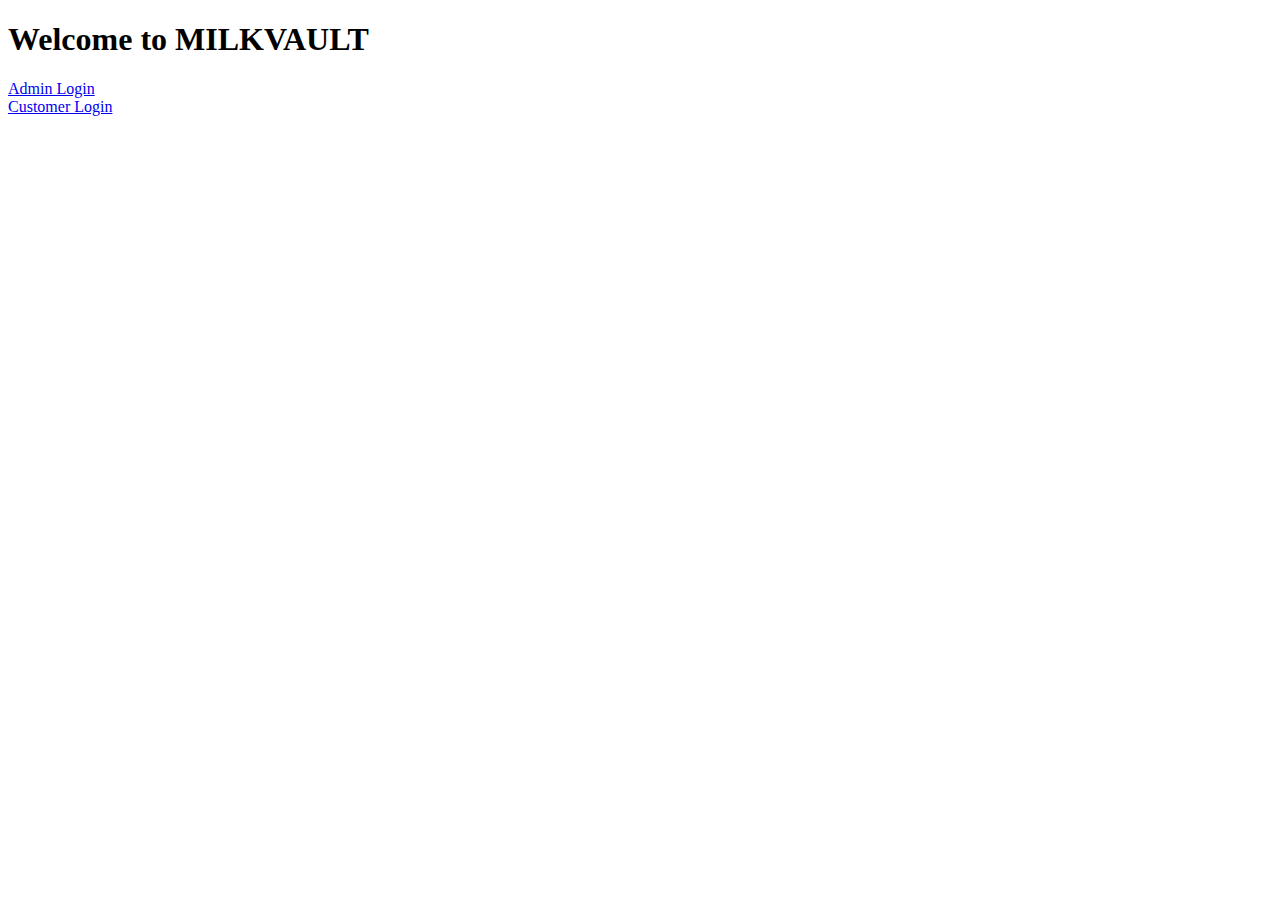
<file: index.html>
<!DOCTYPE html>
<html>
<head>
    <title>Welcome</title>
</head>
<body>
    <h1>Welcome to MILKVAULT</h1>
    <a href="HTML/adminLogin.html">Admin Login</a><br>
    <a href="HTML/customerLogin.html">Customer Login</a>
</body>
</html>
</file>
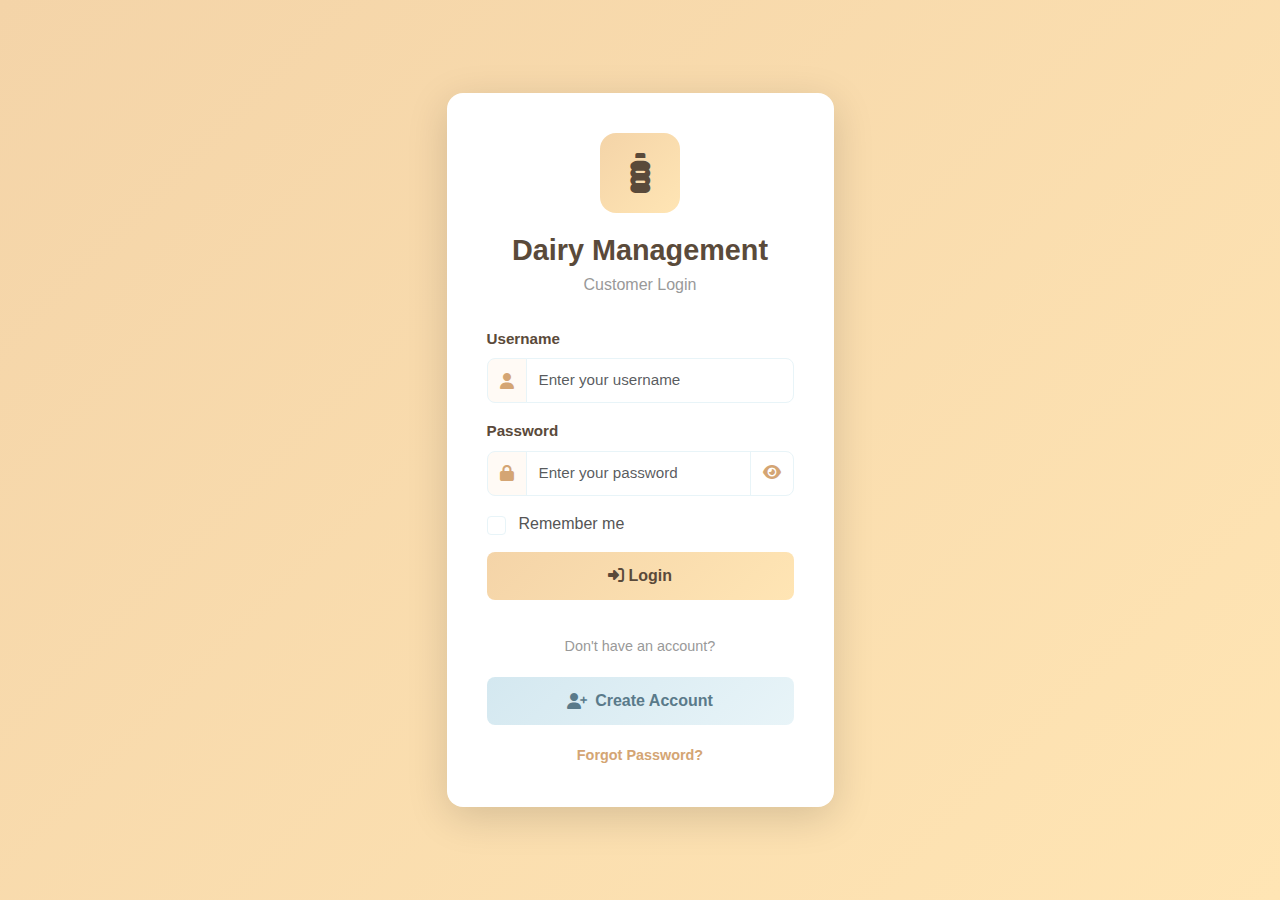
<file: HTML/customerLogin.html>
<!DOCTYPE html>
<html lang="en">
<head>
    <meta charset="UTF-8">
    <meta name="viewport" content="width=device-width, initial-scale=1.0">
    <title>Login - Dairy Management System</title>
    <link href="https://cdn.jsdelivr.net/npm/bootstrap@5.3.0/dist/css/bootstrap.min.css" rel="stylesheet">
    <link href="https://cdnjs.cloudflare.com/ajax/libs/font-awesome/6.4.0/css/all.min.css" rel="stylesheet">
    <!-- Updated to link login.css instead of auth.css -->
    <link rel="stylesheet" href="../CSS/customerLogin.css">
</head>
<body class="auth-body">
    <div class="auth-container">
        <div class="auth-card">
            <!-- Logo Section -->
            <div class="auth-header">
                <div class="auth-logo">
                    <i class="fas fa-bottle-water"></i>
                </div>
                <h2>Dairy Management</h2>
                <p>Customer Login</p>
            </div>

            <!-- Login Form -->
            <form id="loginForm" class="auth-form" method="POST" action="../PHP/customerLogin.php">
                <div class="form-group mb-3">
                    <label for="username" class="form-label">Username</label>
                    <div class="input-group">
                        <span class="input-group-text auth-input-icon">
                            <i class="fas fa-user"></i>
                        </span>
                        <input type="text" class="form-control auth-input" id="username" name="username" placeholder="Enter your username" required>
                    </div>
                </div>

                <div class="form-group mb-3">
                    <label for="password" class="form-label">Password</label>
                    <div class="input-group">
                        <span class="input-group-text auth-input-icon">
                            <i class="fas fa-lock"></i>
                        </span>
                        <input type="password" class="form-control auth-input" id="password" name="password" placeholder="Enter your password" required>
                        <button class="btn btn-outline-secondary" type="button" id="togglePassword">
                            <i class="fas fa-eye"></i>
                        </button>
                    </div>
                </div>

                <div class="form-check mb-3">
                    <input class="form-check-input" type="checkbox" id="rememberMe">
                    <label class="form-check-label" for="rememberMe">
                        Remember me
                    </label>
                </div>

                <button type="submit" class="btn btn-auth w-100 mb-3">
                    <i class="fas fa-sign-in-alt"></i> Login
                </button>
            </form>

            <!-- Divider -->
            <div class="auth-divider">
                <span>Don't have an account?</span>
            </div>

            <!-- Register Link -->
            <a href="../HTML/customerRegistration.html" class="btn btn-auth-secondary w-100">
                <i class="fas fa-user-plus"></i> Create Account
            </a>

            <!-- Footer -->
            <div class="auth-footer">
                <p><a href="../HTML/forgotPassword.html">Forgot Password?</a></p>
            </div>
        </div>
    </div>

    <script src="https://cdn.jsdelivr.net/npm/bootstrap@5.3.0/dist/js/bootstrap.bundle.min.js"></script>
</body>
</html>
</file>
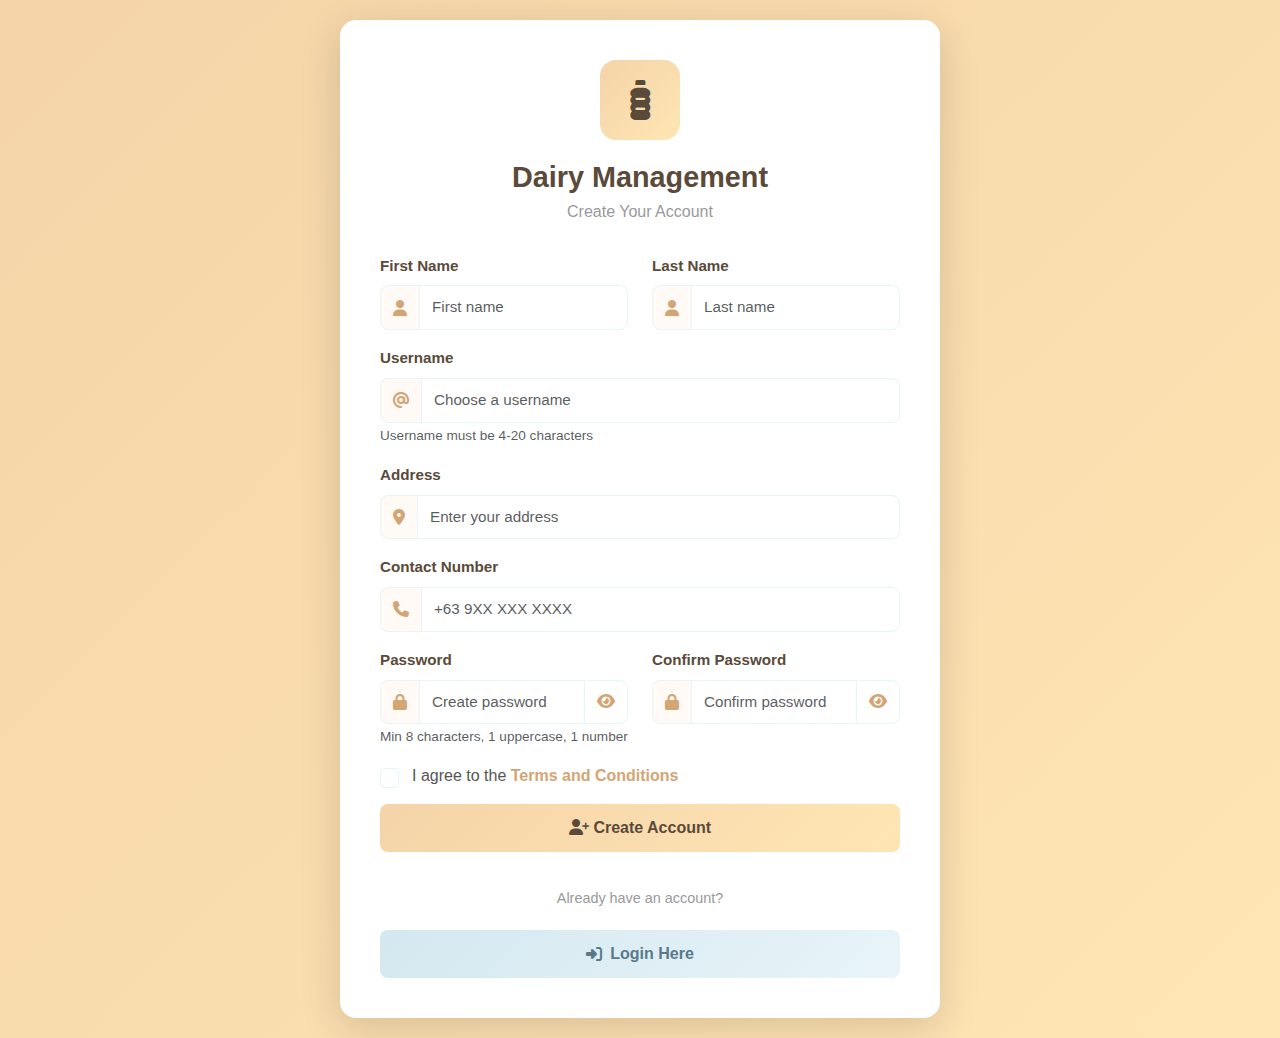
<file: HTML/customerRegistration.html>
<!DOCTYPE html>
<html lang="en">
<head>
    <meta charset="UTF-8">
    <meta name="viewport" content="width=device-width, initial-scale=1.0">
    <title>Register - Dairy Management System</title>
    <link href="https://cdn.jsdelivr.net/npm/bootstrap@5.3.0/dist/css/bootstrap.min.css" rel="stylesheet">
    <link href="https://cdnjs.cloudflare.com/ajax/libs/font-awesome/6.4.0/css/all.min.css" rel="stylesheet">
    <!-- Updated to link register.css instead of auth.css -->
    <link rel="stylesheet" href="../CSS/customerRegistration.css">
</head>
<body class="auth-body">
    <div class="auth-container">
        <div class="auth-card auth-card-large">
            <!-- Logo Section -->
            <div class="auth-header">
                <div class="auth-logo">
                    <i class="fas fa-bottle-water"></i>
                </div>
                <h2>Dairy Management</h2>
                <p>Create Your Account</p>
            </div>

            <!-- Registration Form -->
<form id="registerForm" class="auth-form" method="POST" action="../PHP/customerRegister.php">
    <div class="row">
        <div class="col-md-6">
            <div class="form-group mb-3">
                <label for="firstName" class="form-label">First Name</label>
                <div class="input-group">
                    <span class="input-group-text auth-input-icon">
                        <i class="fas fa-user"></i>
                    </span>
                    <input type="text" name="firstName" class="form-control auth-input" id="firstName" placeholder="First name" required>
                </div>
            </div>
        </div>
        <div class="col-md-6">
            <div class="form-group mb-3">
                <label for="lastName" class="form-label">Last Name</label>
                <div class="input-group">
                    <span class="input-group-text auth-input-icon">
                        <i class="fas fa-user"></i>
                    </span>
                    <input type="text" name="lastName" class="form-control auth-input" id="lastName" placeholder="Last name" required>
                </div>
            </div>
        </div>
    </div>

    <div class="form-group mb-3">
        <label for="regUsername" class="form-label">Username</label>
        <div class="input-group">
            <span class="input-group-text auth-input-icon">
                <i class="fas fa-at"></i>
            </span>
            <input type="text" name="username" class="form-control auth-input" id="regUsername" placeholder="Choose a username" required>
        </div>
        <small class="form-text text-muted">Username must be 4-20 characters</small>
    </div>

    <div class="form-group mb-3">
        <label for="address" class="form-label">Address</label>
        <div class="input-group">
            <span class="input-group-text auth-input-icon">
                <i class="fas fa-map-marker-alt"></i>
            </span>
            <input type="text" name="address" class="form-control auth-input" id="address" placeholder="Enter your address" required>
        </div>
    </div>

    <div class="form-group mb-3">
        <label for="contactNumber" class="form-label">Contact Number</label>
        <div class="input-group">
            <span class="input-group-text auth-input-icon">
                <i class="fas fa-phone"></i>
            </span>
            <input type="tel" name="contactNumber" class="form-control auth-input" id="contactNumber" placeholder="+63 9XX XXX XXXX" required>
        </div>
    </div>

    <div class="row">
        <div class="col-md-6">
            <div class="form-group mb-3">
                <label for="regPassword" class="form-label">Password</label>
                <div class="input-group">
                    <span class="input-group-text auth-input-icon">
                        <i class="fas fa-lock"></i>
                    </span>
                    <input type="password" name="password" class="form-control auth-input" id="regPassword" placeholder="Create password" required>
                    <button class="btn btn-outline-secondary" type="button" id="togglePassword1">
                        <i class="fas fa-eye"></i>
                    </button>
                </div>
                <small class="form-text text-muted">Min 8 characters, 1 uppercase, 1 number</small>
            </div>
        </div>
        <div class="col-md-6">
            <div class="form-group mb-3">
                <label for="confirmPassword" class="form-label">Confirm Password</label>
                <div class="input-group">
                    <span class="input-group-text auth-input-icon">
                        <i class="fas fa-lock"></i>
                    </span>
                    <input type="password" name="confirmPassword" class="form-control auth-input" id="confirmPassword" placeholder="Confirm password" required>
                    <button class="btn btn-outline-secondary" type="button" id="togglePassword2">
                        <i class="fas fa-eye"></i>
                    </button>
                </div>
            </div>
        </div>
    </div>

    <div class="form-check mb-3">
        <input class="form-check-input" type="checkbox" id="agreeTerms" required>
        <label class="form-check-label" for="agreeTerms">
            I agree to the <a href="#">Terms and Conditions</a>
        </label>
    </div>

    <button type="submit" class="btn btn-auth w-100 mb-3">
        <i class="fas fa-user-plus"></i> Create Account
    </button>
</form>


            <div class="auth-divider">
                <span>Already have an account?</span>
            </div>

            <a href="../HTML/customerLogin.html" class="btn btn-auth-secondary w-100">
                <i class="fas fa-sign-in-alt"></i> Login Here
            </a>
        </div>
    </div>

    <script src="https://cdn.jsdelivr.net/npm/bootstrap@5.3.0/dist/js/bootstrap.bundle.min.js"></script>
    <script src="../JS/customerRegistration.js"></script>
</body>
</html>
</file>
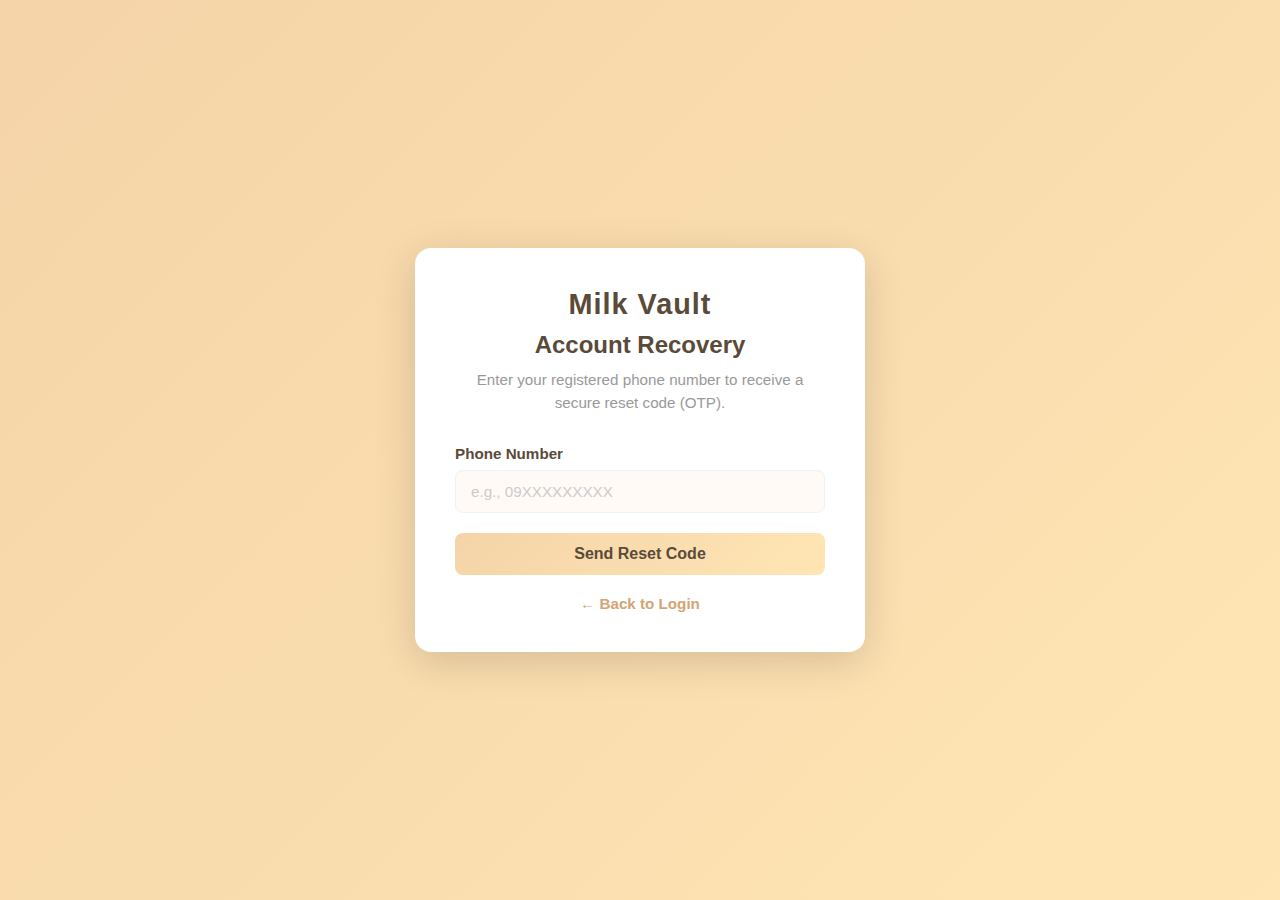
<file: HTML/forgotPassword.html>
<!DOCTYPE html>
<html lang="en">
<head>
    <meta charset="UTF-8">
    <meta name="viewport" content="width=device-width, initial-scale=1.0">
    <title>Forgot Password - MilkVault</title>
    <!-- Using a new CSS file for cleaner auth styling -->
    <link rel="stylesheet" href="../CSS/forgotPassword.css"> 
</head>
<body class="auth-body">
    <div class="auth-container">
        <div class="auth-card">
            <h1 class="brand-title">Milk Vault</h1>
            <h2>Account Recovery</h2>
            <p class="subtitle">Enter your registered phone number to receive a secure reset code (OTP).</p>
            
            <form action="../PHP/forgotSendOTP.php" method="POST" class="auth-form">
                <div class="form-group">
                    <label for="contactNumber">Phone Number</label>
                    <input type="text" id="contactNumber" name="contactNumber" placeholder="e.g., 09XXXXXXXXX" required>
                </div>
                
                <button type="submit" class="btn btn-primary w-100">
                    Send Reset Code
                </button>
            </form>

            <p class="link-footer">
                <a href="customerLogin.html" class="link-back">← Back to Login</a>
            </p>
        </div>
    </div>
</body>
</html>
</file>
<file: CSS/customerLogin.css>
* {
  margin: 0;
  padding: 0;
  box-sizing: border-box;
}

body {
  font-family: "Segoe UI", Tahoma, Geneva, Verdana, sans-serif;
}

/* ===== LOGIN PAGE ===== */
.auth-body {
  background: linear-gradient(135deg, #f4d4a8 0%, #ffe5b4 100%);
  min-height: 100vh;
  display: flex;
  align-items: center;
  justify-content: center;
  font-family: "Segoe UI", Tahoma, Geneva, Verdana, sans-serif;
}

.auth-container {
  display: flex;
  align-items: center;
  justify-content: center;
  min-height: 100vh;
  padding: 20px;
}

.auth-card {
  background: white;
  border-radius: 16px;
  box-shadow: 0 10px 40px rgba(0, 0, 0, 0.15);
  padding: 40px;
  width: 100%;
  max-width: 450px;
  animation: slideUp 0.5s ease;
}

@keyframes slideUp {
  from {
    opacity: 0;
    transform: translateY(30px);
  }
  to {
    opacity: 1;
    transform: translateY(0);
  }
}

.auth-header {
  text-align: center;
  margin-bottom: 30px;
}

.auth-logo {
  width: 80px;
  height: 80px;
  background: linear-gradient(135deg, #f4d4a8 0%, #ffe5b4 100%);
  border-radius: 16px;
  display: flex;
  align-items: center;
  justify-content: center;
  font-size: 2.5rem;
  color: #5a4a3a;
  margin: 0 auto 20px;
}

.auth-header h2 {
  font-size: 1.8rem;
  font-weight: 700;
  color: #5a4a3a;
  margin-bottom: 5px;
}

.auth-header p {
  font-size: 1rem;
  color: #999;
  margin: 0;
}

.auth-form {
  margin-bottom: 20px;
}

.form-label {
  font-weight: 600;
  color: #5a4a3a;
  margin-bottom: 8px;
  font-size: 0.95rem;
}

.auth-input {
  border: 1px solid #e8f4f8;
  border-radius: 8px;
  padding: 10px 12px;
  font-size: 0.95rem;
  transition: all 0.3s ease;
}

.auth-input:focus {
  border-color: #d4a574;
  box-shadow: 0 0 0 3px rgba(212, 165, 116, 0.1);
  outline: none;
}

.auth-input-icon {
  background-color: #fffaf5;
  border: 1px solid #e8f4f8;
  color: #d4a574;
  border-radius: 8px 0 0 8px;
}

.input-group .btn-outline-secondary {
  border: 1px solid #e8f4f8;
  color: #d4a574;
  border-radius: 0 8px 8px 0;
  transition: all 0.3s ease;
}

.input-group .btn-outline-secondary:hover {
  background-color: #fffaf5;
  border-color: #d4a574;
  color: #d4a574;
}

.form-check-input {
  border: 1px solid #e8f4f8;
  width: 1.2em;
  height: 1.2em;
  cursor: pointer;
}

.form-check-input:checked {
  background-color: #d4a574;
  border-color: #d4a574;
}

.form-check-input:focus {
  border-color: #d4a574;
  box-shadow: 0 0 0 0.25rem rgba(212, 165, 116, 0.25);
}

.form-check-label {
  color: #555;
  cursor: pointer;
  margin-left: 8px;
}

.form-check-label a {
  color: #d4a574;
  text-decoration: none;
  font-weight: 600;
}

.form-check-label a:hover {
  text-decoration: underline;
}

.btn-auth {
  background: linear-gradient(135deg, #f4d4a8 0%, #ffe5b4 100%);
  border: none;
  color: #5a4a3a;
  font-weight: 600;
  padding: 12px 20px;
  border-radius: 8px;
  transition: all 0.3s ease;
  font-size: 1rem;
}

.btn-auth:hover {
  background: linear-gradient(135deg, #e8c494 0%, #f5d9a0 100%);
  color: #5a4a3a;
  transform: translateY(-2px);
  box-shadow: 0 6px 16px rgba(212, 165, 116, 0.3);
}

.btn-auth:active {
  transform: translateY(0);
}

.btn-auth-secondary {
  background: linear-gradient(135deg, #d4e8f0 0%, #e8f4f8 100%);
  border: none;
  color: #5a7a8a;
  font-weight: 600;
  padding: 12px 20px;
  border-radius: 8px;
  transition: all 0.3s ease;
  font-size: 1rem;
  text-decoration: none;
  display: inline-flex;
  align-items: center;
  justify-content: center;
  gap: 8px;
}

.btn-auth-secondary:hover {
  background: linear-gradient(135deg, #c0dde8 0%, #d4e8f0 100%);
  color: #5a7a8a;
  transform: translateY(-2px);
  box-shadow: 0 6px 16px rgba(212, 165, 116, 0.2);
  text-decoration: none;
}

.auth-divider {
  text-align: center;
  margin: 20px 0;
  color: #999;
  font-size: 0.9rem;
}

.auth-divider span {
  background: white;
  padding: 0 10px;
}

.auth-footer {
  text-align: center;
  margin-top: 20px;
}

.auth-footer p {
  margin: 0;
  font-size: 0.9rem;
}

.auth-footer a {
  color: #d4a574;
  text-decoration: none;
  font-weight: 600;
}

.auth-footer a:hover {
  text-decoration: underline;
}

/* Alert Messages */
.alert-auth {
  border-radius: 8px;
  border: none;
  margin-bottom: 20px;
  animation: slideDown 0.3s ease;
}

@keyframes slideDown {
  from {
    opacity: 0;
    transform: translateY(-10px);
  }
  to {
    opacity: 1;
    transform: translateY(0);
  }
}

.alert-success {
  background-color: #d4e8d4;
  color: #5a7a5a;
}

.alert-danger {
  background-color: #f0d4d4;
  color: #7a5a5a;
}

.alert-warning {
  background-color: #f0e8d4;
  color: #7a7a5a;
}

/* ===== RESPONSIVE ===== */
@media (max-width: 576px) {
  .auth-card {
    padding: 25px;
    max-width: 100%;
  }

  .auth-logo {
    width: 60px;
    height: 60px;
    font-size: 2rem;
  }

  .auth-header h2 {
    font-size: 1.5rem;
  }

  .auth-header p {
    font-size: 0.9rem;
  }

  .form-label {
    font-size: 0.9rem;
  }

  .auth-input {
    font-size: 0.9rem;
    padding: 8px 10px;
  }

  .btn-auth,
  .btn-auth-secondary {
    padding: 10px 16px;
    font-size: 0.95rem;
  }
}
</file>
<file: CSS/customerRegistration.css>
* {
  margin: 0;
  padding: 0;
  box-sizing: border-box;
}

body {
  font-family: "Segoe UI", Tahoma, Geneva, Verdana, sans-serif;
}

/* ===== REGISTRATION PAGE ===== */
.auth-body {
  background: linear-gradient(135deg, #f4d4a8 0%, #ffe5b4 100%);
  min-height: 100vh;
  display: flex;
  align-items: center;
  justify-content: center;
  font-family: "Segoe UI", Tahoma, Geneva, Verdana, sans-serif;
}

.auth-container {
  display: flex;
  align-items: center;
  justify-content: center;
  min-height: 100vh;
  padding: 20px;
}

.auth-card {
  background: white;
  border-radius: 16px;
  box-shadow: 0 10px 40px rgba(0, 0, 0, 0.15);
  padding: 40px;
  width: 100%;
  max-width: 450px;
  animation: slideUp 0.5s ease;
}

.auth-card-large {
  max-width: 600px;
}

@keyframes slideUp {
  from {
    opacity: 0;
    transform: translateY(30px);
  }
  to {
    opacity: 1;
    transform: translateY(0);
  }
}

.auth-header {
  text-align: center;
  margin-bottom: 30px;
}

.auth-logo {
  width: 80px;
  height: 80px;
  background: linear-gradient(135deg, #f4d4a8 0%, #ffe5b4 100%);
  border-radius: 16px;
  display: flex;
  align-items: center;
  justify-content: center;
  font-size: 2.5rem;
  color: #5a4a3a;
  margin: 0 auto 20px;
}

.auth-header h2 {
  font-size: 1.8rem;
  font-weight: 700;
  color: #5a4a3a;
  margin-bottom: 5px;
}

.auth-header p {
  font-size: 1rem;
  color: #999;
  margin: 0;
}

.auth-form {
  margin-bottom: 20px;
}

.form-label {
  font-weight: 600;
  color: #5a4a3a;
  margin-bottom: 8px;
  font-size: 0.95rem;
}

.auth-input {
  border: 1px solid #e8f4f8;
  border-radius: 8px;
  padding: 10px 12px;
  font-size: 0.95rem;
  transition: all 0.3s ease;
}

.auth-input:focus {
  border-color: #d4a574;
  box-shadow: 0 0 0 3px rgba(212, 165, 116, 0.1);
  outline: none;
}

.auth-input-icon {
  background-color: #fffaf5;
  border: 1px solid #e8f4f8;
  color: #d4a574;
  border-radius: 8px 0 0 8px;
}

.input-group .btn-outline-secondary {
  border: 1px solid #e8f4f8;
  color: #d4a574;
  border-radius: 0 8px 8px 0;
  transition: all 0.3s ease;
}

.input-group .btn-outline-secondary:hover {
  background-color: #fffaf5;
  border-color: #d4a574;
  color: #d4a574;
}

.form-check-input {
  border: 1px solid #e8f4f8;
  width: 1.2em;
  height: 1.2em;
  cursor: pointer;
}

.form-check-input:checked {
  background-color: #d4a574;
  border-color: #d4a574;
}

.form-check-input:focus {
  border-color: #d4a574;
  box-shadow: 0 0 0 0.25rem rgba(212, 165, 116, 0.25);
}

.form-check-label {
  color: #555;
  cursor: pointer;
  margin-left: 8px;
}

.form-check-label a {
  color: #d4a574;
  text-decoration: none;
  font-weight: 600;
}

.form-check-label a:hover {
  text-decoration: underline;
}

.btn-auth {
  background: linear-gradient(135deg, #f4d4a8 0%, #ffe5b4 100%);
  border: none;
  color: #5a4a3a;
  font-weight: 600;
  padding: 12px 20px;
  border-radius: 8px;
  transition: all 0.3s ease;
  font-size: 1rem;
}

.btn-auth:hover {
  background: linear-gradient(135deg, #e8c494 0%, #f5d9a0 100%);
  color: #5a4a3a;
  transform: translateY(-2px);
  box-shadow: 0 6px 16px rgba(212, 165, 116, 0.3);
}

.btn-auth:active {
  transform: translateY(0);
}

.btn-auth-secondary {
  background: linear-gradient(135deg, #d4e8f0 0%, #e8f4f8 100%);
  border: none;
  color: #5a7a8a;
  font-weight: 600;
  padding: 12px 20px;
  border-radius: 8px;
  transition: all 0.3s ease;
  font-size: 1rem;
  text-decoration: none;
  display: inline-flex;
  align-items: center;
  justify-content: center;
  gap: 8px;
}

.btn-auth-secondary:hover {
  background: linear-gradient(135deg, #c0dde8 0%, #d4e8f0 100%);
  color: #5a7a8a;
  transform: translateY(-2px);
  box-shadow: 0 6px 16px rgba(212, 165, 116, 0.2);
  text-decoration: none;
}

.auth-divider {
  text-align: center;
  margin: 20px 0;
  color: #999;
  font-size: 0.9rem;
}

.auth-divider span {
  background: white;
  padding: 0 10px;
}

.form-text {
  font-size: 0.85rem;
  color: #999;
  margin-top: 5px;
}

/* Alert Messages */
.alert-auth {
  border-radius: 8px;
  border: none;
  margin-bottom: 20px;
  animation: slideDown 0.3s ease;
}

@keyframes slideDown {
  from {
    opacity: 0;
    transform: translateY(-10px);
  }
  to {
    opacity: 1;
    transform: translateY(0);
  }
}

.alert-success {
  background-color: #d4e8d4;
  color: #5a7a5a;
}

.alert-danger {
  background-color: #f0d4d4;
  color: #7a5a5a;
}

.alert-warning {
  background-color: #f0e8d4;
  color: #7a7a5a;
}

/* ===== RESPONSIVE ===== */
@media (max-width: 576px) {
  .auth-card {
    padding: 25px;
    max-width: 100%;
  }

  .auth-card-large {
    max-width: 100%;
  }

  .auth-logo {
    width: 60px;
    height: 60px;
    font-size: 2rem;
  }

  .auth-header h2 {
    font-size: 1.5rem;
  }

  .auth-header p {
    font-size: 0.9rem;
  }

  .form-label {
    font-size: 0.9rem;
  }

  .auth-input {
    font-size: 0.9rem;
    padding: 8px 10px;
  }

  .btn-auth,
  .btn-auth-secondary {
    padding: 10px 16px;
    font-size: 0.95rem;
  }
}
</file>
<file: CSS/forgotPassword.css>
* {
  margin: 0;
  padding: 0;
  box-sizing: border-box;
}

body {
  font-family: "Segoe UI", Tahoma, Geneva, Verdana, sans-serif;
}

/* ===== FORGOT PASSWORD PAGE ===== */
.auth-body {
  background: linear-gradient(135deg, #f4d4a8 0%, #ffe5b4 100%);
  min-height: 100vh;
  display: flex;
  align-items: center;
  justify-content: center;
  font-family: "Segoe UI", Tahoma, Geneva, Verdana, sans-serif;
}

.auth-container {
  display: flex;
  align-items: center;
  justify-content: center;
  min-height: 100vh;
  padding: 20px;
}

.auth-card {
  background: white;
  border-radius: 16px;
  box-shadow: 0 10px 40px rgba(0, 0, 0, 0.15);
  padding: 40px;
  width: 100%;
  max-width: 450px;
  animation: slideUp 0.5s ease;
}

@keyframes slideUp {
  from {
    opacity: 0;
    transform: translateY(30px);
  }
  to {
    opacity: 1;
    transform: translateY(0);
  }
}

/* <CHANGE> Brand title styling */
.brand-title {
  text-align: center;
  font-size: 1.8rem;
  font-weight: 700;
  color: #5a4a3a;
  margin-bottom: 10px;
  letter-spacing: 1px;
}

.auth-card h2 {
  text-align: center;
  font-size: 1.5rem;
  font-weight: 700;
  color: #5a4a3a;
  margin-bottom: 10px;
}

.subtitle {
  text-align: center;
  font-size: 0.95rem;
  color: #999;
  margin-bottom: 30px;
  line-height: 1.5;
}

.auth-form {
  margin-bottom: 20px;
}

.form-group {
  margin-bottom: 20px;
}

.form-group label {
  display: block;
  font-weight: 600;
  color: #5a4a3a;
  margin-bottom: 8px;
  font-size: 0.95rem;
}

.form-group input {
  width: 100%;
  border: 1px solid #e8f4f8;
  border-radius: 8px;
  padding: 12px 15px;
  font-size: 0.95rem;
  transition: all 0.3s ease;
  background-color: #fffaf5;
}

.form-group input:focus {
  border-color: #d4a574;
  box-shadow: 0 0 0 3px rgba(212, 165, 116, 0.1);
  outline: none;
  background-color: white;
}

.form-group input::placeholder {
  color: #ccc;
}

/* <CHANGE> Button styling matching registration theme */
.btn {
  font-weight: 600;
  border-radius: 8px;
  padding: 12px 20px;
  border: none;
  transition: all 0.3s ease;
  font-size: 1rem;
  cursor: pointer;
}

.btn-primary {
  background: linear-gradient(135deg, #f4d4a8 0%, #ffe5b4 100%);
  color: #5a4a3a;
}

.btn-primary:hover {
  background: linear-gradient(135deg, #e8c494 0%, #f5d9a0 100%);
  color: #5a4a3a;
  transform: translateY(-2px);
  box-shadow: 0 6px 16px rgba(212, 165, 116, 0.3);
}

.btn-primary:active {
  transform: translateY(0);
}

.w-100 {
  width: 100%;
}

/* <CHANGE> Footer link styling */
.link-footer {
  text-align: center;
  font-size: 0.95rem;
  color: #666;
  margin-top: 20px;
}

.link-back {
  color: #d4a574;
  text-decoration: none;
  font-weight: 600;
  transition: all 0.3s ease;
}

.link-back:hover {
  color: #c29559;
  text-decoration: underline;
}

/* ===== RESPONSIVE ===== */
@media (max-width: 576px) {
  .auth-card {
    padding: 25px;
    max-width: 100%;
  }

  .brand-title {
    font-size: 1.5rem;
  }

  .auth-card h2 {
    font-size: 1.3rem;
  }

  .subtitle {
    font-size: 0.9rem;
  }

  .form-group label {
    font-size: 0.9rem;
  }

  .form-group input {
    font-size: 0.9rem;
    padding: 10px 12px;
  }

  .btn {
    padding: 10px 16px;
    font-size: 0.95rem;
  }
}
</file>
